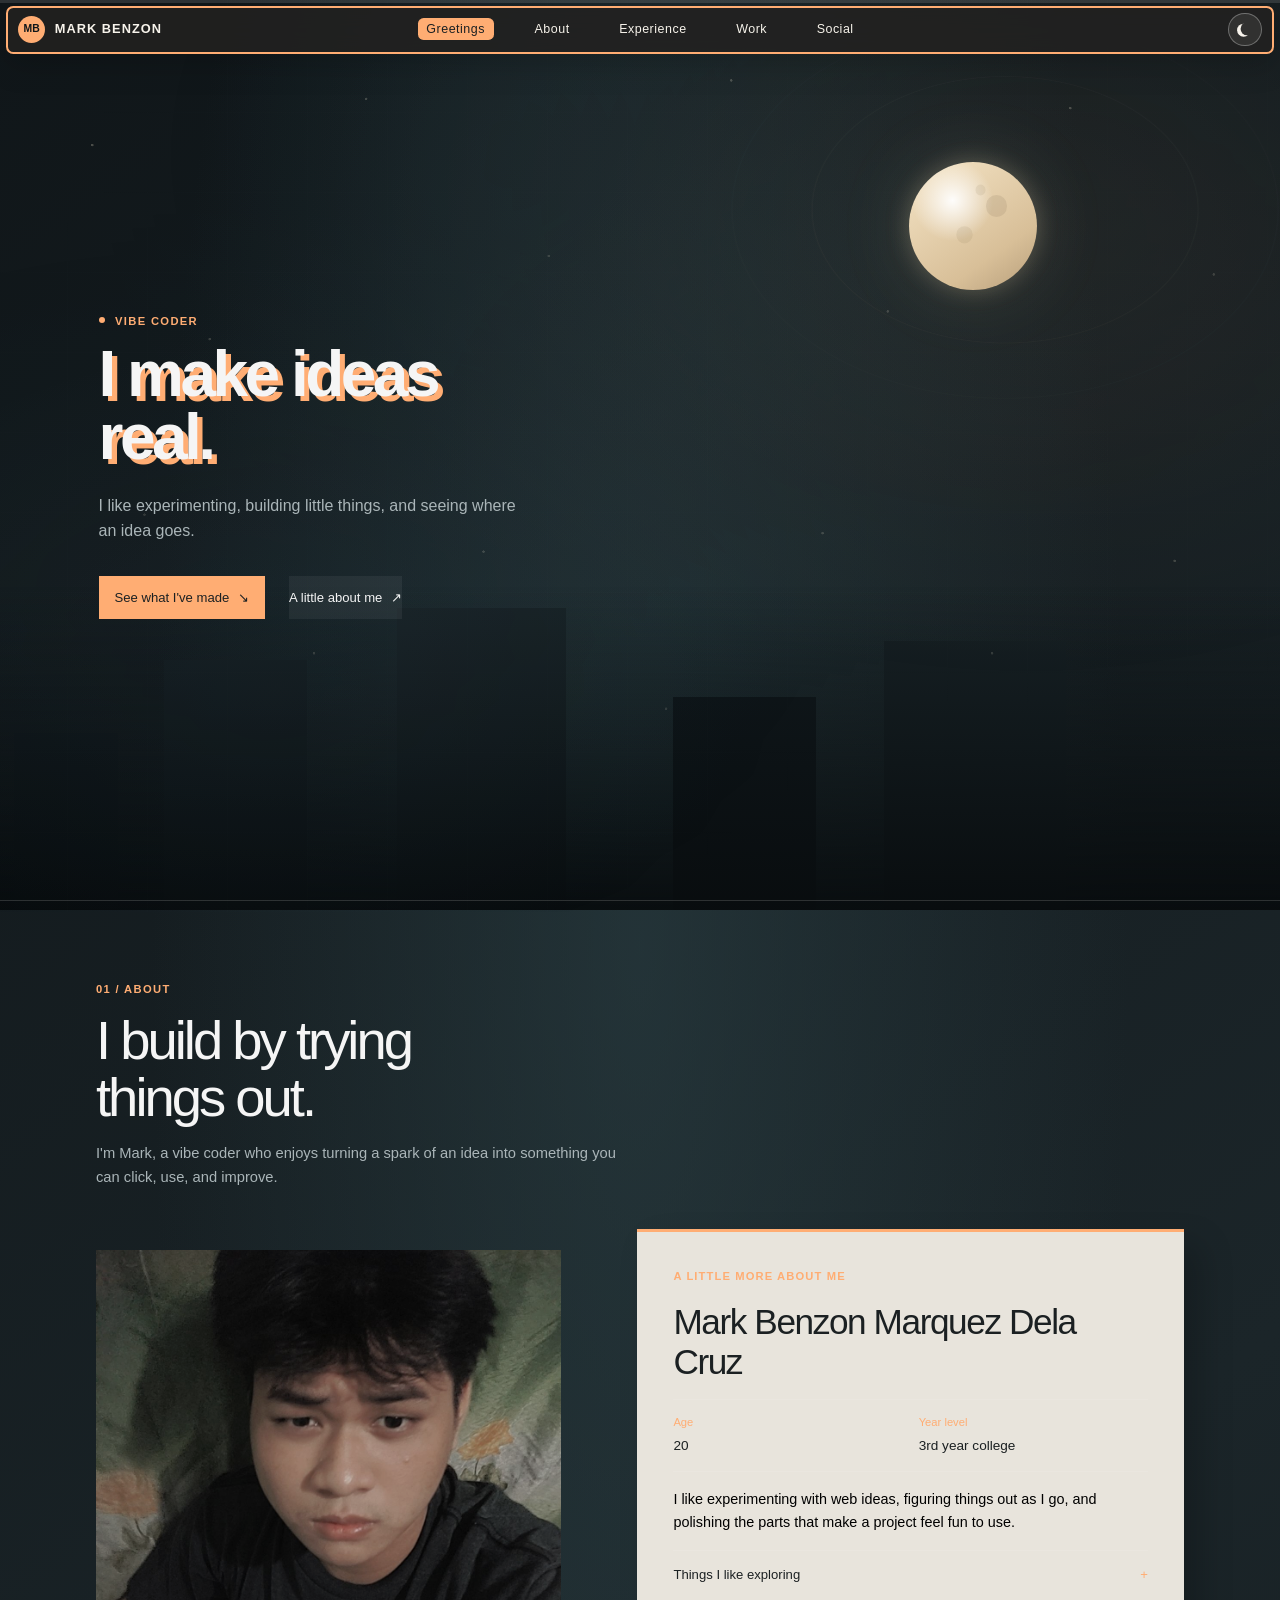
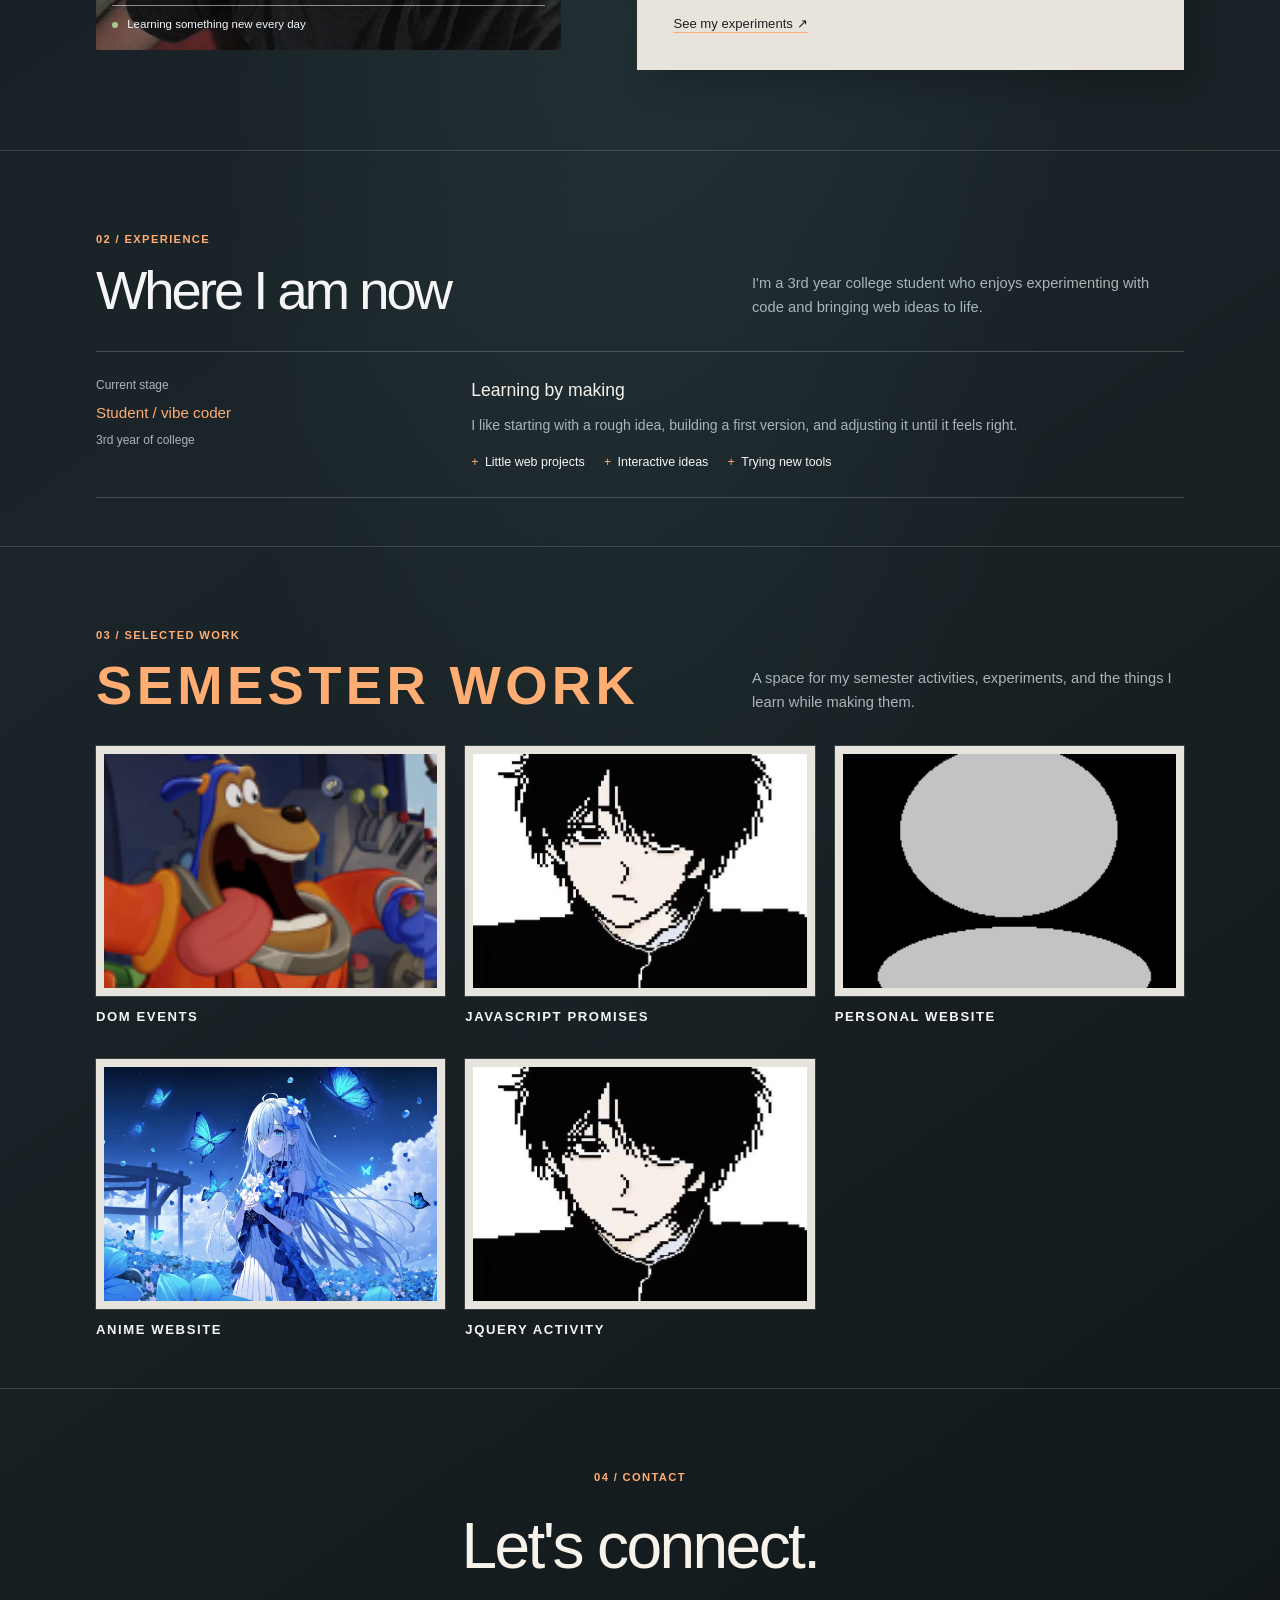
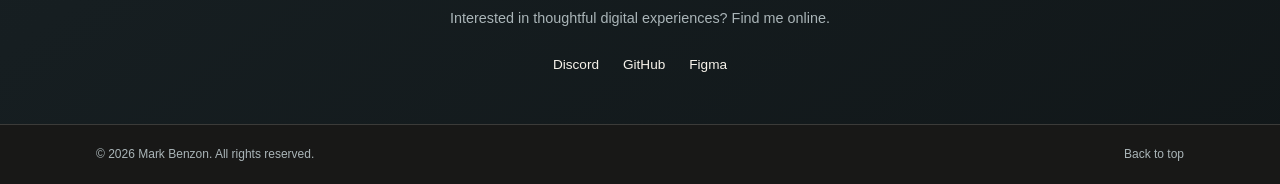
<file: index.html>
<!DOCTYPE html>
<html lang="en">
<head>
    <meta charset="UTF-8">
    <meta name="viewport" content="width=device-width, initial-scale=1.0">
    <link rel="stylesheet" href="style.css">
    <title>Mark Benzon - Portfolio</title>
</head>
<body>
    <div class="scroll-progress" role="progressbar" aria-label="Page scroll progress" aria-valuemin="0" aria-valuemax="100" aria-valuenow="0">
        <span></span>
    </div>
    <header class="navbar">
        <a class="nav-brand" href="#greetings" aria-label="Mark Benzon, home">
            <span class="brand-mark" aria-hidden="true">MB</span>
            <span>MARK BENZON</span>
        </a>
        <nav class="nav-links">
            <ul>
                <li><a href="#greetings">Greetings</a></li>
                <li><a href="#about">About</a></li>
                <li><a href="#experience">Experience</a></li>
                <li><a href="#projects">Work</a></li>
                <li><a href="#social">Social</a></li>
            </ul>
        </nav>
        <button class="moon-toggle" type="button" aria-label="Switch to day mode" aria-pressed="false" title="Switch to day mode">
            <span class="moon-icon" aria-hidden="true"></span>
        </button>
    </header>

    <main id="greetings" class="content">
        <div class="greeting-moon" aria-hidden="true">
            <span class="moon-crater"></span>
        </div>
        <div class="greeting-copy">
            <p class="greeting-kicker"><span></span> Vibe coder</p>
            <h1>I make ideas<br>real.</h1>
            <p class="greeting-description">I like experimenting, building little things, and seeing where an idea goes.</p>
            <div class="greeting-actions">
                <a class="greeting-action primary" href="#projects">See what I've made <span aria-hidden="true">↘</span></a>
                <a class="greeting-action secondary" href="#about">A little about me <span aria-hidden="true">↗</span></a>
            </div>
        </div>
    </main>

    <section id="about" class="content" aria-labelledby="about-title">
        <div class="about-intro">
            <p class="section-eyebrow">01 / About</p>
            <h2 id="about-title">I build by trying<br>things out.</h2>
            <p>I'm Mark, a vibe coder who enjoys turning a spark of an idea into something you can click, use, and improve.</p>
        </div>

        <article class="profile" aria-label="Mark's profile">
            <div class="profile-portrait">
                <img src="ahys.jpeg" alt="Portrait of Mark Benzon">
                <p class="portrait-caption"><span aria-hidden="true"></span> Learning something new every day</p>
            </div>
            <div class="profile-info">
                <p class="profile-kicker">A little more about me</p>
                <h3>Mark Benzon Marquez Dela Cruz</h3>
                <div class="profile-facts" aria-label="Quick facts">
                    <p><span>Age</span><strong>20</strong></p>
                    <p><span>Year level</span><strong>3rd year college</strong></p>
                </div>
                <p class="profile-bio">I like experimenting with web ideas, figuring things out as I go, and polishing the parts that make a project feel fun to use.</p>
                <details class="learning-details">
                    <summary>Things I like exploring <span aria-hidden="true">+</span></summary>
                    <ul>
                        <li>Small web ideas</li>
                        <li>Creative interactions</li>
                        <li>Trying new tools</li>
                    </ul>
                </details>
                <a class="about-link" href="#projects">See my experiments <span aria-hidden="true">↗</span></a>
            </div>
        </article>
    </section>

    <section id="experience" class="experience content" aria-labelledby="experience-title">
        <div class="section-heading">
            <div>
                <p class="section-eyebrow">02 / Experience</p>
                <h2 id="experience-title">Where I am now</h2>
            </div>
            <p>I'm a 3rd year college student who enjoys experimenting with code and bringing web ideas to life.</p>
        </div>
        <article class="experience-entry">
            <div class="experience-stage">
                <span>Current stage</span>
                <strong>Student / vibe coder</strong>
                <span>3rd year of college</span>
            </div>
            <div class="experience-focus">
                <h3>Learning by making</h3>
                <p>I like starting with a rough idea, building a first version, and adjusting it until it feels right.</p>
                <ul aria-label="Current areas of focus">
                    <li>Little web projects</li>
                    <li>Interactive ideas</li>
                    <li>Trying new tools</li>
                </ul>
            </div>
        </article>
    </section>

    <section id="projects" class="activity" aria-labelledby="activity-title">
        <div class="section-heading">
            <div>
                <p class="section-eyebrow">03 / Selected work</p>
                <h2 id="activity-title">Semester work</h2>
            </div>
            <p>A space for my semester activities, experiments, and the things I learn while making them.</p>
        </div>
        <div class="activity-grid">
            <a href="./Marquez_Finals_Act1/dom.html">
                <img src="./Marquez_Finals_Act1/cronoo.png" alt="Preview of my DOM events activity">
                <span>DOM Events</span>
            </a>
            <a href="./Marquez-Finals-Act2/index.html">
                <img src="placeholder.jpg" alt="Preview of my JavaScript promises activity">
                <span>JavaScript Promises</span>
            </a>
            <a href="./MarquezAct4/Home.html">
                <img src="./MarquezAct4/humans.png" alt="Preview of my personal website activity">
                <span>Personal Website</span>
            </a>
            <a href="./MarquezAct4F/Landing.html">
                <img src="./MarquezAct4F/baddiegirl.jpg" alt="Preview of my anime website activity">
                <span>Anime Website</span>
            </a>
            <a href="./MarquezFinalsAct3/index.html">
                <img src="placeholder.jpg" alt="Preview of my jQuery activity">
                <span>jQuery Activity</span>
            </a>
        </div>
    </section>

    <section id="social" class="social" aria-labelledby="social-title">
        <p class="section-eyebrow">04 / Contact</p>
        <h2 id="social-title">Let's connect.</h2>
        <p class="social-intro">Interested in thoughtful digital experiences? Find me online.</p>
        <ul>
            <li>
                <a href="https://discord.com/" target="_blank" rel="noopener">
                    Discord
                </a>
            </li>
            <li>
                <a href="https://github.com/your-username" target="_blank" rel="noopener">
                    GitHub
                </a>
            </li>
            <li>
                <a href="https://www.figma.com/@your-username" target="_blank" rel="noopener">
                    Figma
                </a>
            </li>
        </ul>
    </section>

    <footer class="site-footer">
        <p>&copy; 2026 Mark Benzon. All rights reserved.</p>
        <a href="#greetings">Back to top</a>
    </footer>
    <script src="script.js"></script>
</body>
</html>
</file>
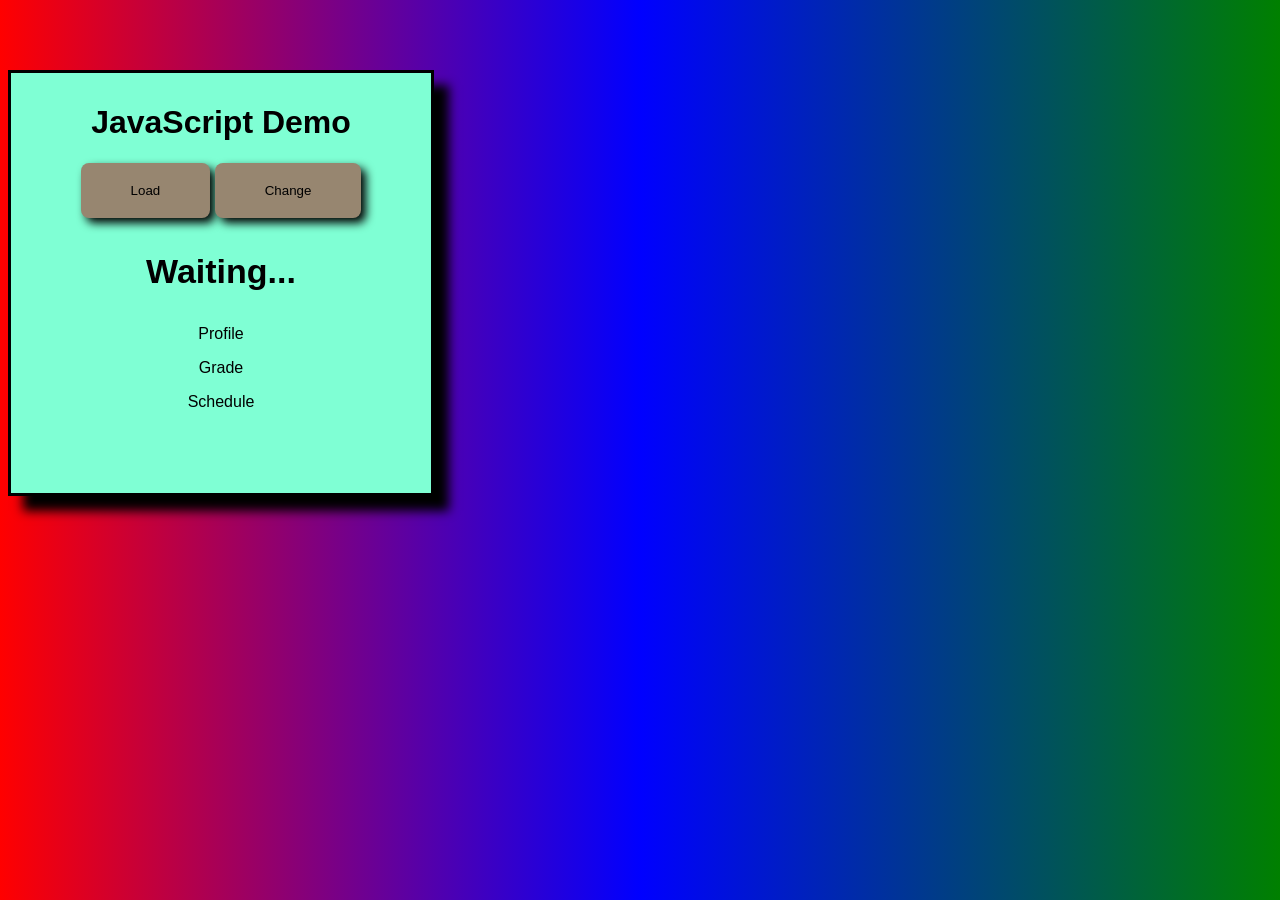
<file: Marquez-Finals-Act2/index.html>
<!DOCTYPE html>
<html lang="en">
<head>
    <meta charset="UTF-8">
    <meta name="viewport" content="width=device-width, initial-scale=1.0">
    <link rel="stylesheet" href="style.css">
    <title>Document</title>
</head>
<body>

    <div class="panel">  
    <h1> JavaScript Demo </h1>
    <button id="loadBtn"> Load </button>
    <button id="changeBtn"> Change </button>
    <p id="message"> Waiting... </p>
    <p id="profile"> Profile </p>
    <p id="grade"> Grade </p>
    <p id="schedule"> Schedule </p>
    </div>
    <script src="script.js"></script>
</body>
</html>
</file>
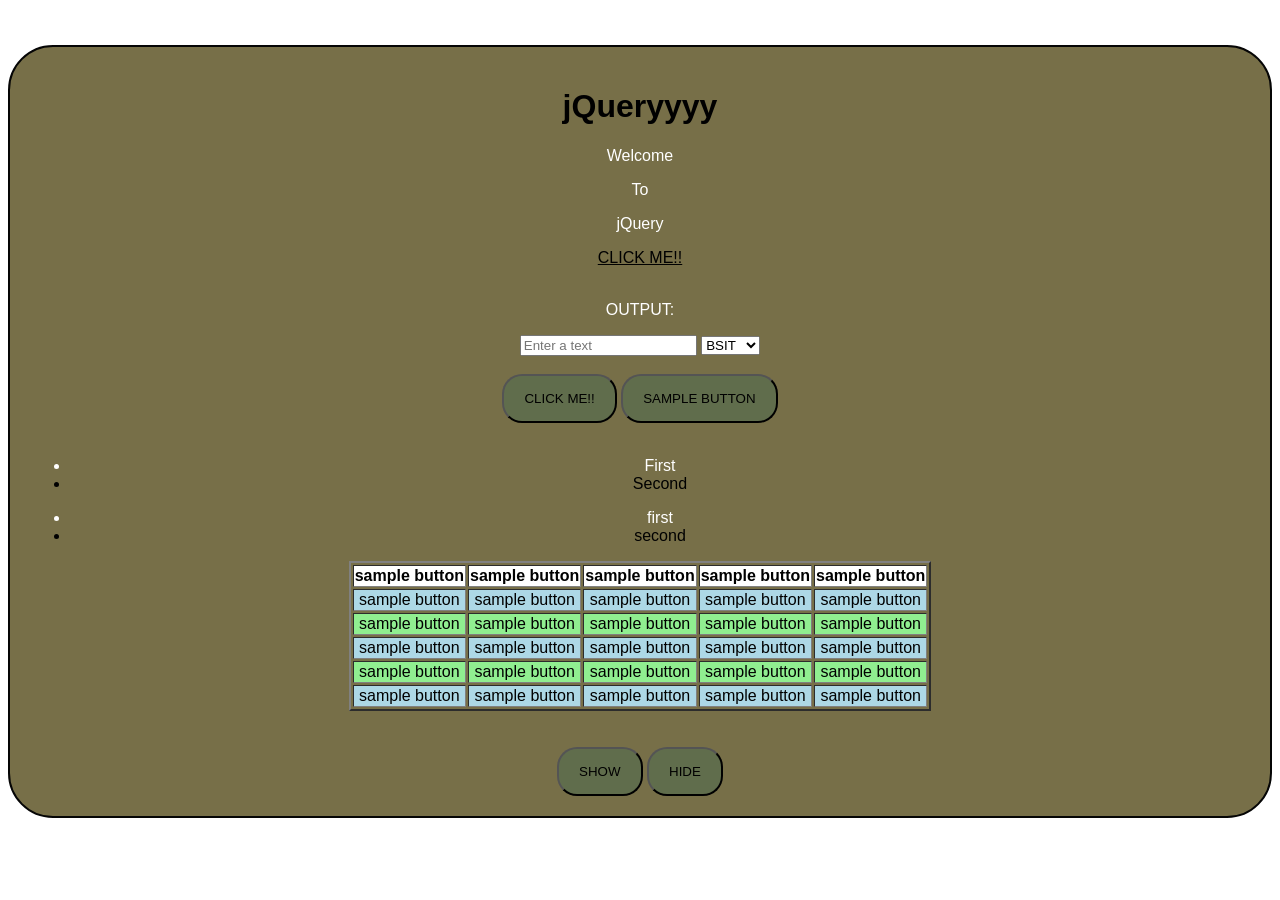
<file: MarquezFinalsAct3/index.html>
<!DOCTYPE html>
<html lang="en">
<head>
    <meta charset="UTF-8">
    <meta name="viewport" content="width=device-width, initial-scale=1.0">
    <link rel="stylesheet" href="style.css">
    <title>Document</title>
    <script src="https://code.jquery.com/jquery-3.7.1.min.js"></script>
</head>
<body>
    
    <div class="card">

        <h1 id="title"> Hello BSIT31B </h1>

        <p class="intro"> Welcome </p>
        <p id="an"> To </p>
        <p class="intro"> jQuery </p>
        <a href="a">CLICK ME!! </a>
        
        <br><br>
            <p id="message"> OUTPUT: </p>
            <input type="text" id="name" placeholder="Enter a text">
            <select name="course" id="course">
                <option value="BSIT">BSIT</option>
                <option value="BSCS">BSCS</option>
                <option value="BSIS">BSIS</option>
            </select>
        <br><br>
        <button id="btn"> CLICK ME!! </button>
        <button id="btn2"> SAMPLE BUTTON </button>
        <br><br>
        <ul>
            <li> First </li>
            <li> Second </li>
        </ul>

        <ul>
            <li> first </li>
            <li> second </li>
        </ul>

        <table border="2" id="tbl">
            <tr>
                <th>sample button</th>
                <th>sample button</th>
                <th>sample button</th>
                <th>sample button</th>
                <th>sample button</th>
            </tr>

            <tr>
                <td>sample button</td>
                <td>sample button</td>
                <td>sample button</td>
                <td>sample button</td>
                <td>sample button</td>
            </tr>

            <tr>
                <td>sample button</td>
                <td>sample button</td>
                <td>sample button</td>
                <td>sample button</td>
                <td>sample button</td>
            </tr>

            <tr>
                <td>sample button</td>
                <td>sample button</td>
                <td>sample button</td>
                <td>sample button</td>
                <td>sample button</td>
            </tr>

            <tr>
                <td>sample button</td>
                <td>sample button</td>
                <td>sample button</td>
                <td>sample button</td>
                <td>sample button</td>
            </tr>

            <tr>
                <td>sample button</td>
                <td>sample button</td>
                <td>sample button</td>
                <td>sample button</td>
                <td>sample button</td>
            </tr>
        </table>

        <br><br>
        
        <button class="btn3">SHOW</button>
        <button class="btn4">HIDE</button>

    </div>
    <script src="script.js"></script>
</body>
</html>
</file>
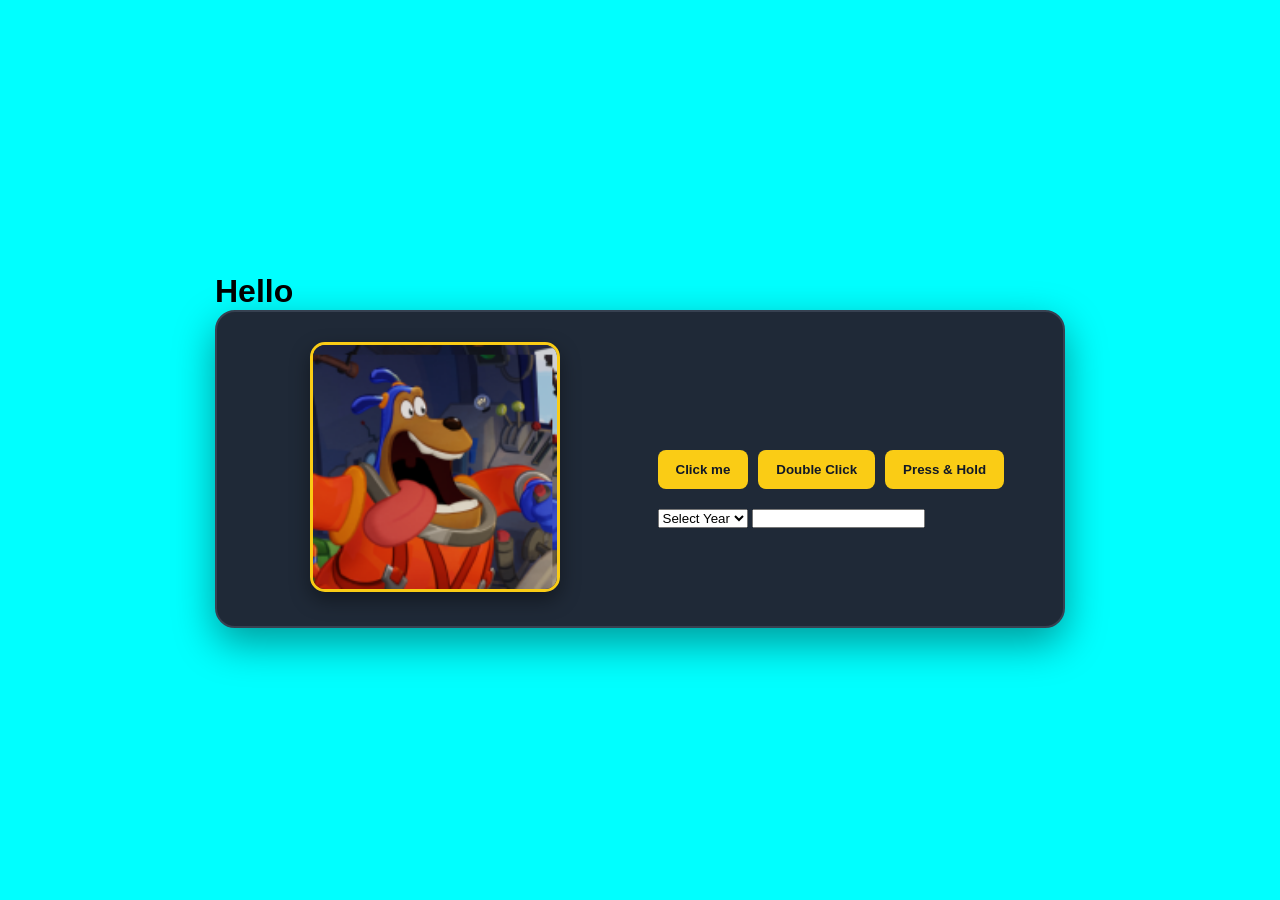
<file: Marquez_Finals_Act1/dom.html>
<!DOCTYPE html>
<html lang="en">
<head>
    <meta charset="UTF-8">
    <meta name="viewport" content="width=device-width, initial-scale=1.0">
    <title>Document</title>
    <link rel="stylesheet", href="style.css">
</head>
<body>
    <div class="content">
        <div class="Head">
            <h1 id="Output"> Hello </h1>

        </div>

        <div class="cad">
            <div class="imgsec">
                <img src="cronoo.png" id="Image1">
            </div>

            <div class="control">
                <div class="Respond">
                    <p id="Response"></p>
                </div>
                    <div class="button">
                        <button id="btn1"> Click me </button>
                        <button id="doubleClick"> Double Click </button>
                        <button id="presshold"> Press & Hold </button>
                    </div>
                <select id="Select">
                    <option>Select Year</option>
                    <option value="First">1st Year</option>
                    <option value="Second">2nd Year</option>
                    <option value="Third">3rd Year</option>
                    <option value="Fourth">4th Year</option>
                </select>
                <input type="text" id="input">
            </div>
        </div>
    </div>
</body>
    <script src="script.js"></script>
</html>
</file>
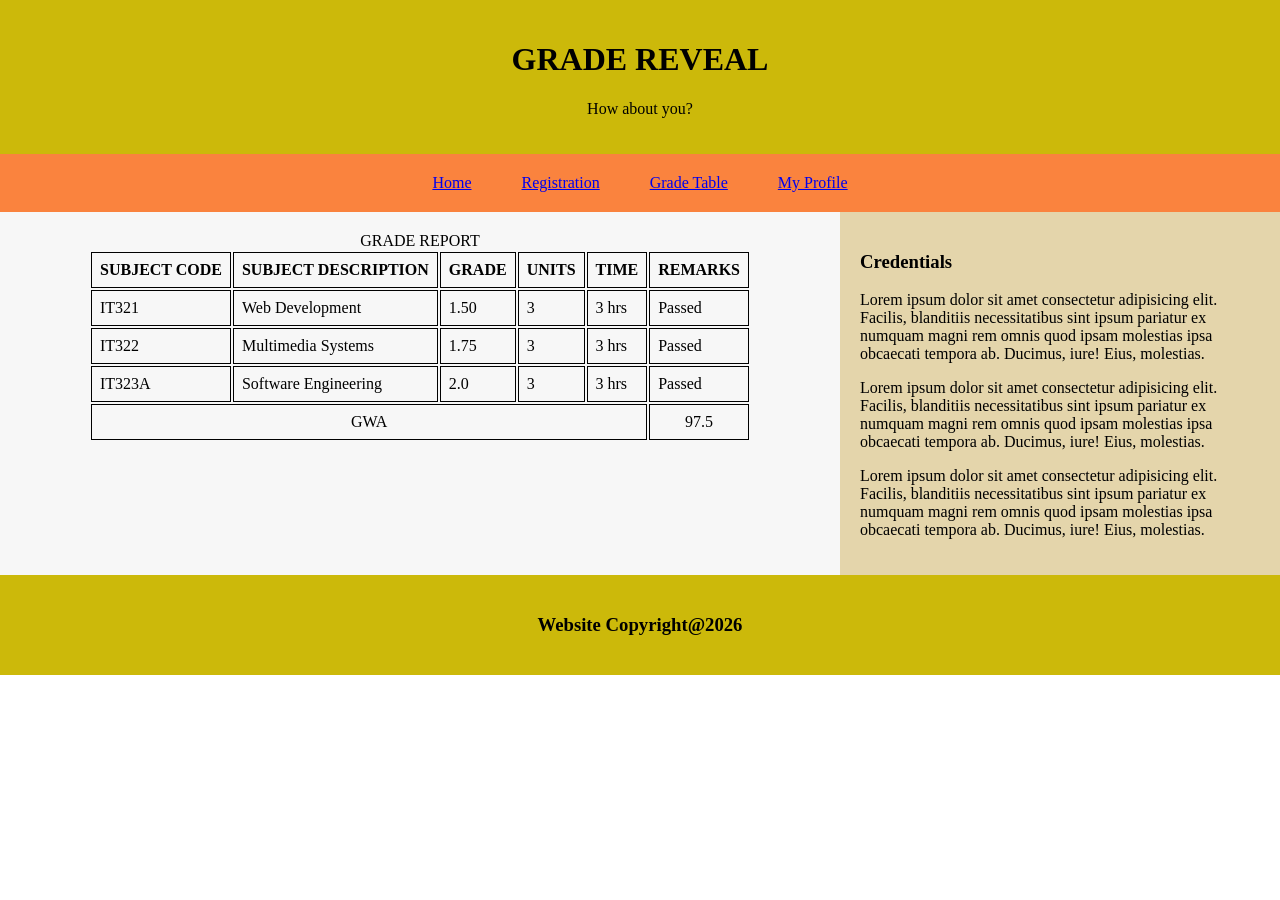
<file: MarquezAct4/Grade.html>
<!DOCTYPE html>
<html lang="en">
<link rel="stylesheet" href="Grade.css">
<head>
    <meta charset="UTF-8">
    <meta name="viewport" content="width=device-width, initial-scale=1.0">
    <title>Document</title>
</head>

<body>
    <Header>
        <h1> GRADE REVEAL </h1>
        <p> How about you? </p>
    </Header>

    <nav>
        <a href="Home.html" target="_self"> Home </a>
        <a href="Registration.html" target="_self"> Registration </a>
        <a href="Grade.html" target="_self"> Grade Table </a>
        <a href="Profile.html" target="_self"> My Profile </a>
    </nav>
    
        <div class="Gradee">
            <section>
                <div>
                <table align="center">
                <caption>GRADE REPORT</caption>

                <tr>
                    <th>SUBJECT CODE</th>
                    <th>SUBJECT DESCRIPTION</th>
                    <th>GRADE</th>
                    <th>UNITS</th>
                    <th>TIME</th>
                    <th>REMARKS</th>
                </tr>

                <tr>
                    <td>IT321</td>
                    <td>Web Development</td>
                    <td>1.50</td>
                    <td>3</td>
                    <td>3 hrs</td>
                    <td>Passed</td>
                </tr>

                <tr>
                    <td>IT322</td>
                    <td>Multimedia Systems</td>
                    <td>1.75</td>
                    <td>3</td>
                    <td>3 hrs</td>
                    <td>Passed</td>
                </tr>

                <tr>
                    <td>IT323A</td>
                    <td>Software Engineering</td>
                    <td>2.0</td>
                    <td>3</td>
                    <td>3 hrs</td>
                    <td>Passed</td>
                </tr>
                
                <tr class="Merge">
                    <td colspan="5"> GWA </td>  
                    <td> 97.5 </td>  
                </tr>
                </table>
             </div>
        </section>

        <aside>
            <h3> Credentials </h3>
            <p> Lorem ipsum dolor sit amet consectetur adipisicing elit. Facilis,
                blanditiis necessitatibus sint ipsum pariatur ex numquam magni rem
                omnis quod ipsam molestias ipsa obcaecati tempora ab. Ducimus, iure!
                Eius, molestias. </p>
            <p> Lorem ipsum dolor sit amet consectetur adipisicing elit. Facilis,
                blanditiis necessitatibus sint ipsum pariatur ex numquam magni rem omnis quod ipsam molestias ipsa
                obcaecati tempora ab. Ducimus, iure! Eius, molestias. </p>
            <p> Lorem ipsum dolor sit amet consectetur adipisicing elit. Facilis, blanditiis necessitatibus sint ipsum
                pariatur ex numquam magni rem omnis quod ipsam molestias ipsa obcaecati tempora ab. Ducimus, iure! Eius,
                molestias. </p>
        </aside>
    </div>

         <footer>
            <h3>
                Website Copyright@2026
            </h3>
        </footer>
</body>
</html>
</file>
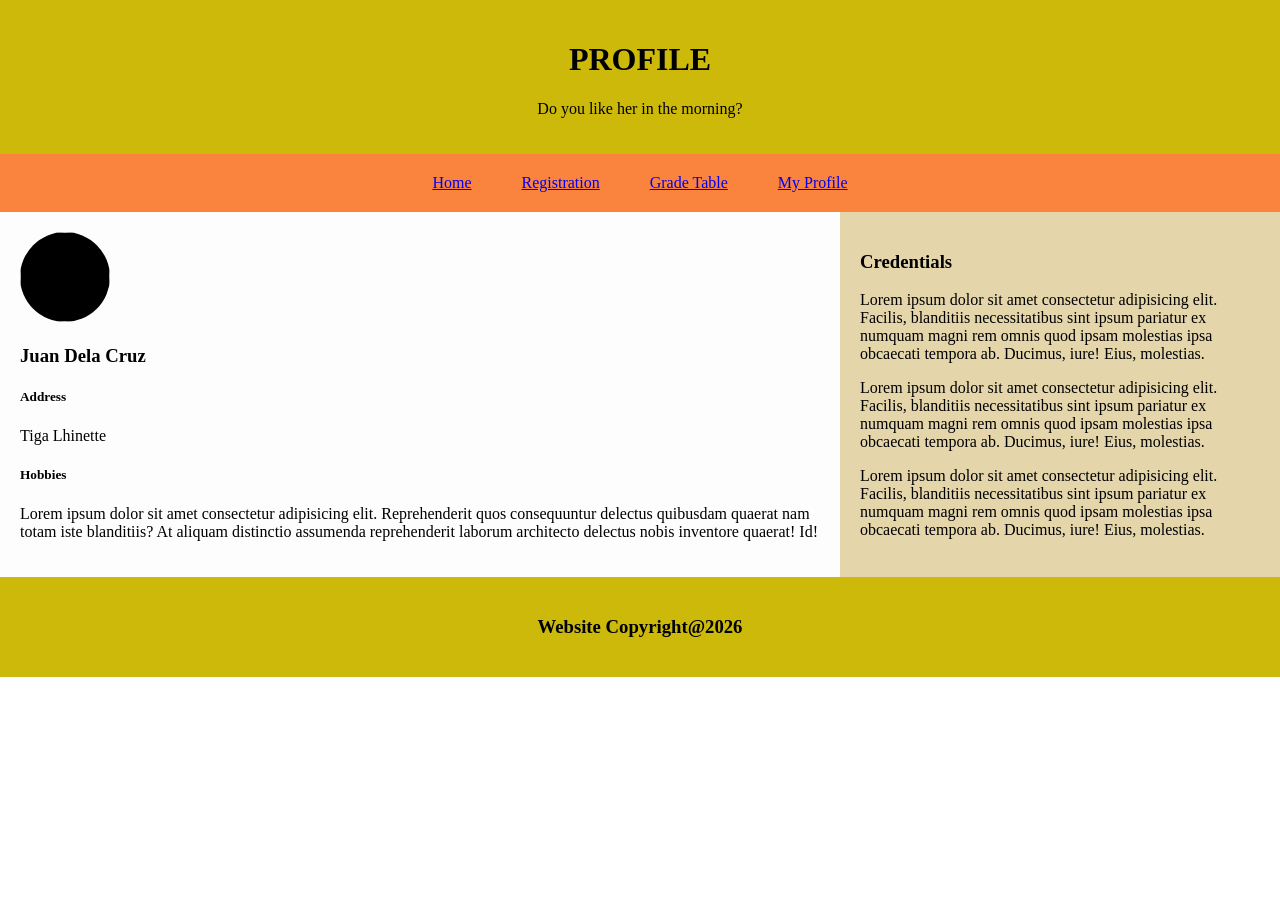
<file: MarquezAct4/Profile.html>
<!DOCTYPE html>
<html lang="en">
<link rel="stylesheet" href="Profile.css">
<head>
    <meta charset="UTF-8">
    <meta name="viewport" content="width=device-width, initial-scale=1.0">
    <title>Document</title>
</head>

<body style="margin: 0%;">
    <Header>
        <h1> PROFILE </h1>
        <p> Do you like her in the morning? </p>
    </Header>

     <nav>
        <a href="Home.html" target="_self"> Home </a>
        <a href="Registration.html" target="_self"> Registration </a>
        <a href="Grade.html" target="_self"> Grade Table </a>
        <a href="Profile.html" target="_self"> My Profile </a>
    </nav>

    <div class="display">
        <section >
            <img class="profile">
            <h3> Juan Dela Cruz</h3>
            <h5> Address </h5>
            <p> Tiga Lhinette </p>
            <h5> Hobbies </h5>
            <p> Lorem ipsum dolor sit amet consectetur adipisicing elit. 
                Reprehenderit quos consequuntur delectus quibusdam quaerat 
                nam totam iste blanditiis? At aliquam distinctio assumenda 
                reprehenderit laborum architecto delectus nobis inventore 
                quaerat! Id!</p>
        </section>

        <aside>
            <h3> Credentials </h3>
            <p> Lorem ipsum dolor sit amet consectetur adipisicing elit. Facilis,
                blanditiis necessitatibus sint ipsum pariatur ex numquam magni rem
                omnis quod ipsam molestias ipsa obcaecati tempora ab. Ducimus, iure!
                Eius, molestias. </p>
            <p> Lorem ipsum dolor sit amet consectetur adipisicing elit. Facilis,
                blanditiis necessitatibus sint ipsum pariatur ex numquam magni rem omnis quod ipsam molestias ipsa
                obcaecati tempora ab. Ducimus, iure! Eius, molestias. </p>
            <p> Lorem ipsum dolor sit amet consectetur adipisicing elit. Facilis, blanditiis necessitatibus sint ipsum
                pariatur ex numquam magni rem omnis quod ipsam molestias ipsa obcaecati tempora ab. Ducimus, iure! Eius,
                molestias. </p>
        </aside>
    </div>

        <footer>
            <h3>
                Website Copyright@2026
            </h3>
        </footer>
    
</body>
</html>
</file>
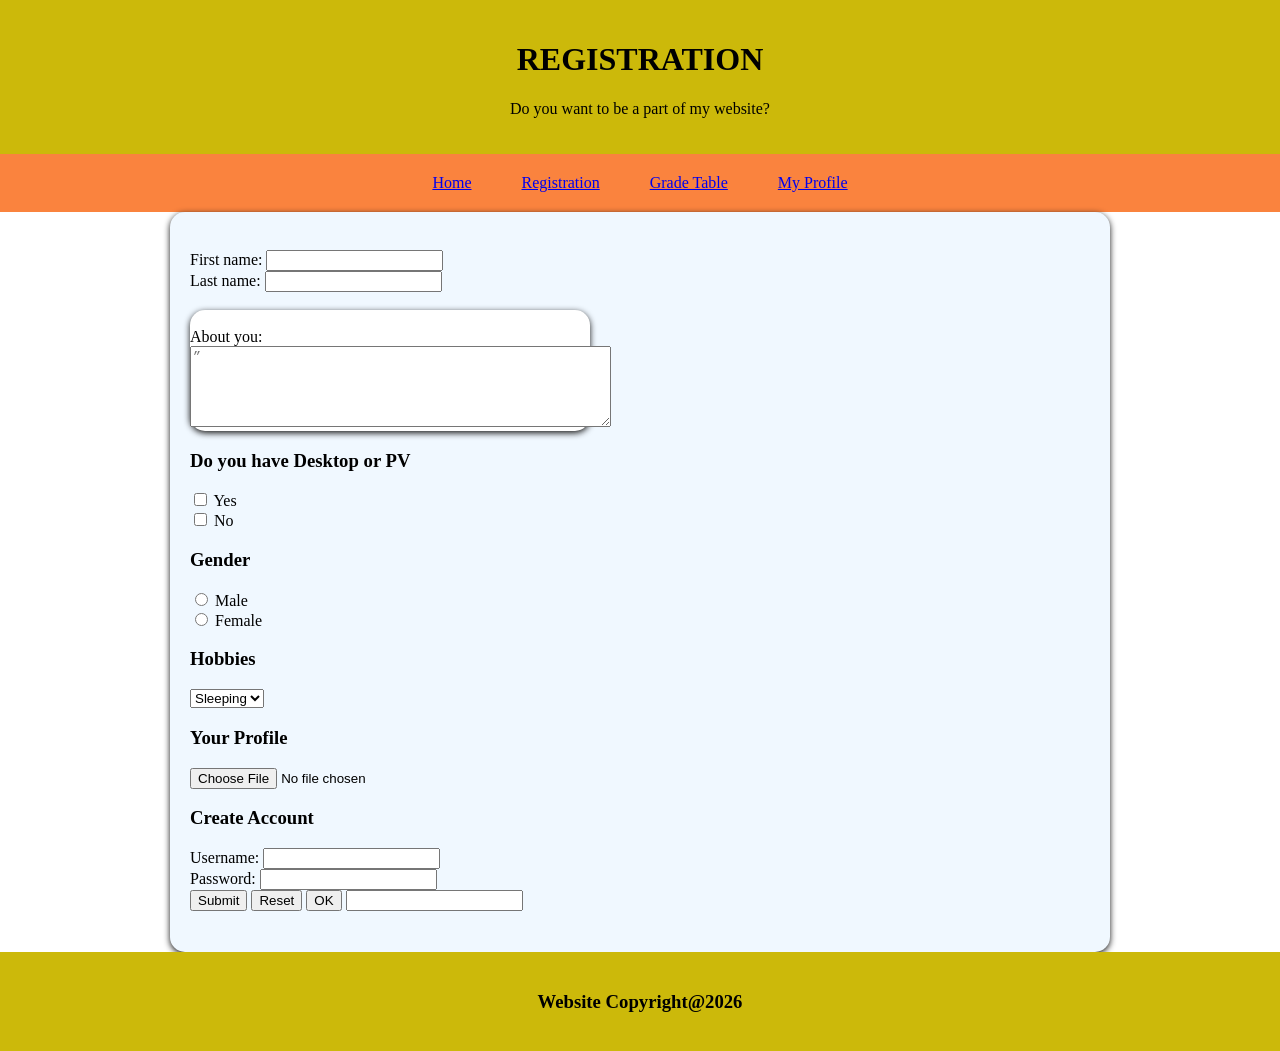
<file: MarquezAct4/Registration.html>
<!DOCTYPE html>
<html lang="en">
<link rel="stylesheet" href="registration.css"
<head>
    <meta charset="UTF-8">
    <meta name="viewport" content="width=device-width, initial-scale=1.0">
    <title>Document</title>
</head>

<body >
    <Header>
        <h1> REGISTRATION  </h1>
        <p> Do you want to be a part of my website? </p>
    </Header>

     <nav>
        <a href="Home.html" target="_self"> Home </a>
        <a href="Registration.html" target="_self"> Registration </a>
        <a href="Grade.html" target="_self"> Grade Table </a>
        <a href="Profile.html" target="_self"> My Profile </a>
    </nav>

    <div class="card">
    <br>
    <form >
        First name:  <input type="text" name="first_name" />
    <br>
        Last name:  <input type="text" name="last_name" />
    </form>
    
    <br>
    <div class="desc">
    <br>
    <form>
        About you: <br />
        <textarea rows="5" cols="50" name="description" placeholder=” Enter description here...”></textarea>
    </form>
    </div>

    <h3> Do you have Desktop or PV </h3>
    <form>
        <input type="checkbox" name="Yes" value="on"> Yes
    <br>
        <input type="checkbox" name="No" value="on"> No
    </form>

    <h3> Gender </h3>
    <form>
        <input type="radio" name="Gender" value="male"> Male
    <br>
        <input type="radio" name="Gender" value="female"> Female
    </form>

    <form>
        <h3> Hobbies </h3>
        <select name="dropdown">
            <option value="Coding" selected>Coding</option>
            <option value="Playing">Playing</option>
            <option value="Sleeping" selected>Sleeping</option>
            <option value="Hangout">Hangout</option>
        </select>
    </form>

    <form>
        <h3> Your Profile </h3>
        <input type="file" name="fileupload" accept="image/*" />
    </form>

    <form >
        <h3> Create Account </h3>
        Username:  <input type="text" name="user_id" />
    <br>
        Password:  <input type="password" name="password" />
    </form>

    <form>
        <input type="submit" name="submit" value="Submit" />
        <input type="reset" name="reset"  value="Reset" />
        <input type="button" name="ok" value="OK"  />
        <input 
    </form>
    </div>
    <footer>
        <h3>
            Website Copyright@2026
        </h3>
    </footer>

</body>
</html>
</file>
<file: style.css>
:root {
	--background: #151515;
	--surface: #1d1d1d;
	--ink: #f2f0eb;
	--muted: #aaa69f;
	--line: rgba(242, 240, 235, .16);
	--accent: #d8a77e;
	--content-width: 68rem;
}

* {
	box-sizing: border-box;
}

html {
	scroll-behavior: smooth;
	scroll-padding-top: 6rem;
}

body {
	min-width: 320px;
	margin: 0;
	color: var(--ink);
	background: var(--background);
	font-family: Arial, Helvetica, sans-serif;
	line-height: 1.6;
	-webkit-font-smoothing: antialiased;
}

a {
	color: inherit;
}

.navbar {
	position: sticky;
	z-index: 10;
	top: 0;
	display: flex;
	min-height: 4.5rem;
	align-items: center;
	justify-content: space-between;
	gap: 1.5rem;
	padding: .75rem max(1.5rem, calc((100vw - var(--content-width)) / 2));
	border-bottom: 1px solid var(--line);
	background: var(--background);
}

.nav-brand {
	display: inline-flex;
	align-items: center;
	gap: .6rem;
	font-size: .8rem;
	font-weight: 700;
	letter-spacing: .08em;
	text-decoration: none;
	white-space: nowrap;
}

.brand-mark {
	display: grid;
	width: 1.7rem;
	aspect-ratio: 1;
	place-items: center;
	color: var(--background);
	border-radius: 50%;
	background: var(--accent);
	font-size: .65rem;
	letter-spacing: 0;
}

.nav-links ul {
	display: flex;
	flex-wrap: wrap;
	justify-content: center;
	gap: .25rem 1.25rem;
	margin: 0;
	padding: 0;
	list-style: none;
	font-size: .78rem;
}

.nav-links a {
	color: var(--muted);
	text-decoration: none;
	transition: color .2s ease;
}

.nav-links a:hover,
.nav-links a:focus-visible,
.nav-links a.active {
	color: var(--ink);
}

.moon-toggle {
	display: grid;
	width: 2rem;
	aspect-ratio: 1;
	flex: 0 0 auto;
	place-items: center;
	padding: 0;
	color: var(--ink);
	border: 1px solid var(--line);
	border-radius: 50%;
	background: transparent;
	cursor: pointer;
}

.moon-toggle:hover,
.moon-toggle:focus-visible {
	border-color: var(--accent);
	outline: none;
}

.moon-icon {
	width: .8rem;
	aspect-ratio: 1;
	border-radius: 50%;
	box-shadow: -.22rem .08rem 0 0 currentColor;
	transform: translate(.1rem, -.04rem);
}

.content,
.activity,
.social {
	padding: 6rem max(1.5rem, calc((100vw - var(--content-width)) / 2));
	scroll-margin-top: 4.5rem;
}

#greetings {
	display: flex;
	min-height: min(42rem, calc(100svh - 4.5rem));
	align-items: center;
}

.greeting-copy {
	width: min(100%, 42rem);
	padding-block: 4rem;
}

.greeting-kicker,
.section-eyebrow {
	margin: 0 0 .8rem;
	color: var(--accent);
	font-size: .7rem;
	font-weight: 700;
	letter-spacing: .12em;
	text-transform: uppercase;
}

.greeting-kicker span {
	display: inline-block;
	width: .4rem;
	aspect-ratio: 1;
	margin-right: .35rem;
	border-radius: 50%;
	background: currentColor;
	vertical-align: .08rem;
}

.greeting-copy h1 {
	max-width: 10ch;
	margin: 0;
	font-size: clamp(3.6rem, 9vw, 7.5rem);
	font-weight: 600;
	letter-spacing: -.075em;
	line-height: .95;
}

.greeting-description {
	max-width: 27rem;
	margin: 1.5rem 0 0;
	color: var(--muted);
	font-size: 1rem;
}

.greeting-actions {
	display: flex;
	flex-wrap: wrap;
	gap: .7rem 1.5rem;
	margin-top: 2rem;
}

.greeting-action {
	display: inline-flex;
	align-items: center;
	gap: .55rem;
	font-size: .82rem;
	text-decoration: none;
}

.greeting-action.primary {
	padding: .7rem 1rem;
	color: var(--background);
	background: var(--accent);
}

.greeting-action.secondary {
	padding-block: .7rem;
	color: var(--muted);
}

.greeting-action:hover,
.greeting-action:focus-visible,
.about-link:hover,
.about-link:focus-visible {
	text-decoration: underline;
	text-underline-offset: .25rem;
}

#about {
	display: grid;
	gap: 2.5rem;
	padding-top: 5rem;
	padding-bottom: 5rem;
	border-top: 1px solid var(--line);
}

.about-intro,
.profile,
.section-heading,
.experience-entry,
.activity-grid {
	width: min(100%, var(--content-width));
	margin-inline: auto;
}

.about-intro h2,
.section-heading h2 {
	margin: 0;
	font-size: clamp(2rem, 5vw, 3.4rem);
	font-weight: 500;
	letter-spacing: -.055em;
	line-height: 1.05;
}

.about-intro > p:last-child,
.section-heading > p {
	max-width: 34rem;
	margin: 1rem 0 0;
	color: var(--muted);
	font-size: .92rem;
}

.profile {
	display: grid;
	grid-template-columns: minmax(0, .85fr) minmax(0, 1fr);
	gap: clamp(2rem, 6vw, 5rem);
	align-items: center;
}

.profile-portrait {
	position: relative;
	min-height: 28rem;
	overflow: hidden;
	background: var(--surface);
}

.profile-portrait img {
	position: absolute;
	inset: 0;
	width: 100%;
	height: 100%;
	object-fit: cover;
	object-position: center 40%;
}

.portrait-caption {
	position: absolute;
	right: 1rem;
	bottom: 1rem;
	left: 1rem;
	margin: 0;
	padding-top: .6rem;
	color: #f5f9fb;;
	border-top: 1px solid rgba(255, 255, 255, .5);
	font-size: .72rem;
}

.portrait-caption span {
	display: inline-block;
	width: .4rem;
	aspect-ratio: 1;
	margin-right: .35rem;
	border-radius: 50%;
	background: #a8c88c;
}

.profile-info {
	display: flex;
	flex-direction: column;
	gap: 1rem;
}

.profile-kicker {
	margin: 0;
	color: var(--accent);
	font-size: .7rem;
	font-weight: 700;
	letter-spacing: .1em;
	text-transform: uppercase;
}

.profile-info h3 {
	margin: 0;
	font-size: clamp(1.5rem, 3vw, 2.2rem);
	font-weight: 500;
	letter-spacing: -.04em;
	line-height: 1.15;
}

.profile-facts {
	display: grid;
	grid-template-columns: repeat(2, minmax(0, 1fr));
	gap: 1rem;
	padding-block: .9rem;
	border-top: 1px solid var(--line);
	border-bottom: 1px solid var(--line);
}

.profile-facts p {
	display: grid;
	gap: .15rem;
	margin: 0;
}

.profile-facts span {
	color: var(--accent);
	font-size: .7rem;
}

.profile-facts strong {
	font-size: .85rem;
	font-weight: 500;
}

.profile-bio {
	margin: 0;
	color: black;
	font-size: .9rem;
}

.learning-details {
	border-top: 1px solid var(--line);
}

.learning-details summary {
	display: flex;
	justify-content: space-between;
	gap: 1rem;
	padding: .8rem 0;
	font-size: .82rem;
	cursor: pointer;
	list-style: none;
}

.learning-details summary::-webkit-details-marker {
	display: none;
}

.learning-details summary span {
	color: var(--accent);
}

.learning-details ul {
	display: flex;
	flex-wrap: wrap;
	gap: .4rem 1rem;
	margin: 0 0 .8rem;
	padding: 0;
	color: var(--muted);
	font-size: .78rem;
	list-style: none;
}

.about-link {
	align-self: flex-start;
	font-size: .82rem;
	text-decoration-color: var(--accent);
	text-underline-offset: .25rem;
}

.experience {
	display: grid;
	gap: 2rem;
	padding-top: 5rem;
	padding-bottom: 5rem;
	border-top: 1px solid var(--line);
}

.section-heading {
	display: flex;
	align-items: end;
	justify-content: space-between;
	gap: 2rem;
}

.section-heading > p {
	max-width: 27rem;
	margin: 0;
}

.experience-entry {
	display: grid;
	grid-template-columns: minmax(12rem, .65fr) minmax(0, 1.35fr);
	gap: 2rem;
	padding-block: 1.5rem;
	border-top: 1px solid var(--line);
	border-bottom: 1px solid var(--line);
}

.experience-stage {
	display: grid;
	align-content: start;
	gap: .35rem;
}

.experience-stage span {
	color: var(--muted);
	font-size: .75rem;
}

.experience-stage strong {
	color: var(--accent);
	font-size: .95rem;
	font-weight: 500;
}

.experience-focus h3 {
	margin: 0;
	font-size: 1.1rem;
	font-weight: 500;
}

.experience-focus p {
	max-width: 40rem;
	margin: .6rem 0 1rem;
	color: var(--muted);
	font-size: .88rem;
}

.experience-focus ul {
	display: flex;
	flex-wrap: wrap;
	gap: .5rem 1.2rem;
	margin: 0;
	padding: 0;
	color: var(--muted);
	font-size: .78rem;
	list-style: none;
}

.activity {
	padding-top: 5rem;
	padding-bottom: 5rem;
	border-top: 1px solid var(--line);
}

.activity .section-heading {
	margin-bottom: 2rem;
}

.activity-grid {
	display: grid;
	grid-template-columns: repeat(3, minmax(0, 1fr));
	gap: 2rem 1.25rem;
}

.activity-grid a {
	position: relative;
	display: grid;
	gap: .65rem;
	text-decoration: none;
	transition: transform .28s ease, filter .28s ease;
}

.activity-grid img {
	display: block;
	width: 100%;
	aspect-ratio: 1.4;
	object-fit: cover;
	background: var(--surface);
	filter: saturate(.75);
	box-shadow: 0 0 0 1px var(--line);
	transform: scale(1);
	transition: filter .35s ease, transform .45s cubic-bezier(.2, .7, .2, 1), box-shadow .35s ease;
}

.activity-grid span {
	position: relative;
	width: fit-content;
	font-size: .82rem;
	transition: color .25s ease;
}

.activity-grid span::after {
	position: absolute;
	right: 0;
	bottom: -.15rem;
	left: 0;
	height: 1px;
	background: var(--accent);
	content: "";
	transform: scaleX(0);
	transform-origin: left;
	transition: transform .25s ease;
}

.activity-grid a:hover,
.activity-grid a:focus-visible,
.activity-grid a.reveal.is-visible:hover,
.activity-grid a.reveal.is-visible:focus-visible {
	z-index: 2;
	filter: drop-shadow(0 .8rem 1rem rgba(0, 0, 0, .22));
	transform: translateY(-.35rem);
	outline: none;
}

.activity-grid a:hover img,
.activity-grid a:focus-visible img {
	filter: saturate(1.05) brightness(1.04);
	box-shadow: 0 0 0 1px var(--accent), 0 0 1.5rem rgba(255, 173, 115, .16);
	transform: scale(1.025);
}

.activity-grid a:hover span,
.activity-grid a:focus-visible span {
	color: var(--accent);
}

.activity-grid a:hover span::after,
.activity-grid a:focus-visible span::after {
	transform: scaleX(1);
}

.social {
	display: grid;
	justify-items: center;
	padding-top: 5rem;
	padding-bottom: 5rem;
	border-top: 1px solid var(--line);
	text-align: center;
}

.social .section-eyebrow {
	margin-bottom: .5rem;
}

.social h2 {
	margin: 0;
	font-size: clamp(2.2rem, 6vw, 4rem);
	font-weight: 500;
	letter-spacing: -.06em;
}

.social-intro {
	margin: .6rem 0 0;
	color: var(--muted);
	font-size: .9rem;
}

.social ul {
	display: flex;
	flex-wrap: wrap;
	justify-content: center;
	gap: .75rem 1.5rem;
	margin: 1.5rem 0 0;
	padding: 0;
	list-style: none;
	font-size: .85rem;
}

.social a,
.site-footer a {
	text-decoration: none;
}

.social a:hover,
.social a:focus-visible,
.site-footer a:hover,
.site-footer a:focus-visible {
	color: var(--accent);
}

.site-footer {
	display: flex;
	justify-content: space-between;
	gap: 1rem;
	padding: 1.25rem max(1.5rem, calc((100vw - var(--content-width)) / 2));
	color: var(--muted);
	border-top: 1px solid var(--line);
	font-size: .75rem;
}

.site-footer p {
	margin: 0;
}

body.day-mode {
	--background: #f7f6f2;
	--surface: #eeece6;
	--ink: #20201e;
	--muted: #6e6c66;
	--line: rgba(32, 32, 30, .16);
	--accent: #a66a3f;
	color-scheme: light;
}

body.day-mode .brand-mark,
body.day-mode .greeting-action.primary {
	color: #fff;
}

@media (max-width: 760px) {
	.navbar {
		flex-wrap: wrap;
		gap: .5rem 1rem;
		padding-inline: 1.25rem;
	}

	.nav-links {
		order: 3;
		width: 100%;
		padding-bottom: .25rem;
	}

	.nav-links ul {
		justify-content: space-between;
		gap: .4rem;
		font-size: .72rem;
	}

	.moon-toggle {
		margin-left: auto;
	}

	.content,
	.activity,
	.social {
		padding-right: 1.25rem;
		padding-left: 1.25rem;
	}

	.section-heading {
		display: grid;
		gap: .75rem;
	}

	.profile {
		grid-template-columns: 1fr;
		gap: 1.5rem;
		max-width: 34rem;
	}

	.profile-portrait {
		min-height: min(90vw, 26rem);
	}

	.experience-entry {
		grid-template-columns: 1fr;
		gap: 1.25rem;
	}

	.activity-grid {
		grid-template-columns: repeat(2, minmax(0, 1fr));
		gap: 1.5rem .9rem;
	}

	.site-footer {
		padding-inline: 1.25rem;
	}
}

@media (max-width: 420px) {
	.nav-links ul {
		font-size: .66rem;
	}

	.site-footer {
		flex-direction: column;
	}
}

@media (prefers-reduced-motion: reduce) {
	html {
		scroll-behavior: auto;
	}
}

:root {
	--background: #101619;
	--paper: #e8e4dc;
	--ink: #1b2022;
	--accent: #ffad73;
	--muted: #aab5b8;
}

html {
	scroll-padding-top: 0;
	scroll-snap-type: y proximity;
}

body {
	position: relative;
	isolation: isolate;
	color: #f7f3eb;
	background:
		radial-gradient(ellipse at 50% 28%, rgba(45, 67, 72, .55), transparent 54%),
		linear-gradient(145deg, #101619 0%, #1b2529 52%, #111719 100%);
	font-family: 'DM Sans', Arial, sans-serif;
}

body::after {
	position: fixed;
	z-index: 0;
	inset: -12px;
	background:
		radial-gradient(240px circle at var(--cursor-x, -300px) var(--cursor-y, -300px), rgba(255, 173, 115, .16), transparent 75%),
		radial-gradient(ellipse at 80% 22%, rgba(250, 222, 178, .1), transparent 48%),
		radial-gradient(ellipse at 78% 24%, transparent 0 12rem, rgba(255, 225, 190, .09) 12.05rem, transparent 12.15rem),
		radial-gradient(ellipse at 78% 24%, transparent 0 17rem, rgba(177, 204, 211, .055) 17.05rem, transparent 17.15rem),
		radial-gradient(ellipse at 80% 27%, rgba(255, 173, 115, .09), transparent 30%),
		radial-gradient(ellipse at 22% 76%, rgba(93, 130, 155, .1), transparent 35%),
		repeating-linear-gradient(0deg, transparent 0 79px, rgba(224, 236, 235, .025) 80px),
		repeating-linear-gradient(90deg, transparent 0 79px, rgba(224, 236, 235, .025) 80px),
		radial-gradient(circle at 8% 17%, rgba(255, 244, 220, .8) 0 1px, transparent 1.5px),
		radial-gradient(circle at 17% 38%, rgba(255, 244, 220, .55) 0 1px, transparent 1.5px),
		radial-gradient(circle at 29% 12%, rgba(255, 244, 220, .65) 0 1px, transparent 1.5px),
		radial-gradient(circle at 43% 29%, rgba(255, 244, 220, .5) 0 1px, transparent 1.5px),
		radial-gradient(circle at 57% 10%, rgba(255, 244, 220, .75) 0 1px, transparent 1.5px),
		radial-gradient(circle at 69% 35%, rgba(255, 244, 220, .6) 0 1px, transparent 1.5px),
		radial-gradient(circle at 83% 13%, rgba(255, 244, 220, .8) 0 1px, transparent 1.5px),
		radial-gradient(circle at 94% 31%, rgba(255, 244, 220, .55) 0 1px, transparent 1.5px),
		radial-gradient(circle at 12% 57%, rgba(255, 244, 220, .45) 0 1px, transparent 1.5px),
		radial-gradient(circle at 25% 72%, rgba(255, 244, 220, .5) 0 1px, transparent 1.5px),
		radial-gradient(circle at 38% 61%, rgba(255, 244, 220, .55) 0 1px, transparent 1.5px),
		radial-gradient(circle at 52% 78%, rgba(255, 244, 220, .4) 0 1px, transparent 1.5px),
		radial-gradient(circle at 64% 59%, rgba(255, 244, 220, .55) 0 1px, transparent 1.5px),
		radial-gradient(circle at 77% 72%, rgba(255, 244, 220, .45) 0 1px, transparent 1.5px),
		radial-gradient(circle at 91% 62%, rgba(255, 244, 220, .6) 0 1px, transparent 1.5px),
		radial-gradient(ellipse at 18% 65%, rgba(56, 104, 119, .12), transparent 45%),
		radial-gradient(ellipse at 78% 46%, rgba(168, 111, 88, .08), transparent 42%),
		radial-gradient(ellipse at 40% 18%, rgba(85, 125, 146, .07), transparent 38%);
	content: "";
	opacity: .3;
	transition: opacity .35s ease;
	pointer-events: none;
}

body.cursor-active::after {
	opacity: .72;
}

body::before {
	position: fixed;
	z-index: 0;
	inset: auto -10px -10px;
	display: block;
	height: calc(38vh + 26px);
	content: "";
	background:
		linear-gradient(to top, rgba(8, 12, 14, .96), transparent 88%) bottom / 100% 100% no-repeat,
		linear-gradient(#11191d, #11191d) 2% bottom / 8% 48% no-repeat,
		linear-gradient(#151e22, #151e22) 15% bottom / 11% 68% no-repeat,
		linear-gradient(#182226, #182226) 36% bottom / 13% 82% no-repeat,
		linear-gradient(#11191d, #11191d) 59% bottom / 11% 58% no-repeat,
		linear-gradient(#172125, #172125) 80% bottom / 14% 73% no-repeat;
	pointer-events: none;
}

body > * {
	position: relative;
	z-index: 1;
}

.scroll-progress {
	position: fixed;
	z-index: 20;
	top: 0;
	left: 0;
	width: 100%;
	height: 3px;
	background: rgba(255, 255, 255, .12);
	pointer-events: none;
}

.scroll-progress span {
	display: block;
	width: 100%;
	height: 100%;
	background: var(--accent);
	transform: scaleX(0);
	transform-origin: left center;
}

.click-ripple {
	position: fixed;
	z-index: 21;
	width: 1.5rem;
	aspect-ratio: 1;
	border: 2px solid var(--accent);
	border-radius: 50%;
	box-shadow: 0 0 .9rem rgba(255, 173, 115, .55);
	transform: translate(-50%, -50%) scale(.2);
	animation: click-ripple .65s cubic-bezier(.2, .7, .2, 1) forwards;
	pointer-events: none;
}

@keyframes click-ripple {
	0% { opacity: .9; }
	100% { opacity: 0; transform: translate(-50%, -50%) scale(4); }
}

.reveal {
	opacity: 0;
	transform: translateY(14px);
	transition: opacity .45s ease, transform .45s ease;
}

.reveal.is-visible {
	opacity: 1;
	transform: translateY(0);
}

.navbar {
	position: fixed;
	top: .35rem;
	left: .35rem;
	display: grid;
	grid-template-columns: 1fr auto 1fr;
	width: calc(100% - .7rem);
	min-height: 0;
	padding: .2rem .65rem;
	border: 2px solid var(--accent);
	border-radius: .45rem;
	box-shadow: 0 .6rem 2rem rgba(0, 0, 0, .18);
	background: rgba(35, 34, 32, .85);
	backdrop-filter: blur(12px);
}

.nav-brand {
	justify-self: start;
	color: #f7f3eb;
}

.nav-links {
	grid-column: 2;
}

.nav-links ul {
	justify-content: flex-end;
	gap: 2rem;
	padding: .55rem 7rem;
	font-weight: 500;
	letter-spacing: .04em;
}

.nav-links a {
	padding: .25rem .55rem;
	color: #f7f3eb;
	border-radius: .35rem;
}

.nav-links a:hover,
.nav-links a:focus-visible,
.nav-links a.active {
	color: var(--ink);
	background: var(--accent);
}

.moon-toggle {
	grid-column: 3;
	grid-row: 1;
	justify-self: end;
	width: 2.1rem;
	color: #f7f3eb;
	border-color: rgba(255, 255, 255, .3);
	background: rgba(255, 255, 255, .08);
}

.content,
.activity,
.social {
	padding: clamp(5rem, 8vh, 7rem) clamp(1.25rem, 5vw, 5rem) 3rem;
	scroll-margin-top: 0;
	scroll-snap-align: start;
}

#greetings {
	position: relative;
	display: grid;
	min-height: 100vh;
	align-items: center;
	overflow: hidden;
}

.greeting-copy {
	position: relative;
	z-index: 2;
	width: min(100%, 54rem);
	margin: 0 auto 0 3%;
	padding-block: 0;
}

.greeting-copy h1 {
	max-width: 11ch;
	color: #f5f5f5;
	font-size: 4rem;
	font-weight: 700;
	letter-spacing: -.055em;
	line-height: .98;
	text-shadow: .08em .08em 0 var(--accent);
}

.greeting-moon {
	position: absolute;
	z-index: 1;
	top: 18%;
	right: 19%;
	width: clamp(5rem, 10vw, 9rem);
	aspect-ratio: 1;
	border-radius: 50%;
	background:
		radial-gradient(circle at 34% 30%, rgba(255, 255, 255, .95), transparent 33%),
		linear-gradient(145deg, #f5e5c7, #d8bf98 70%, #b79e7a);
	box-shadow: 0 0 1.5rem rgba(242, 218, 177, .25), 0 0 5rem rgba(242, 218, 177, .12);
}

.moon-crater {
	position: absolute;
	top: 26%;
	left: 60%;
	width: 17%;
	aspect-ratio: 1;
	border-radius: 50%;
	background: rgba(130, 112, 87, .16);
	box-shadow: -2rem 1.8rem 0 -.15rem rgba(130, 112, 87, .12), -1rem -1rem 0 -.35rem rgba(130, 112, 87, .12);
}

.greeting-description {
	width: min(100%, 29rem);
	color: var(--muted);
}

.greeting-action.primary {
	color: var(--ink);
	border-color: var(--accent);
	background: var(--accent);
}

.greeting-action.secondary {
	color: #f5f5f5;
	border-color: rgba(255, 255, 255, .28);
	background: rgba(255, 255, 255, .06);
}

.section-eyebrow {
	color: var(--accent);
}

.experience-entry {
	border-color: rgba(255, 255, 255, .2);
}

.experience-stage strong {
	color: var(--accent);
}

.experience-focus ul {
	color: #f5f5f5;
}

.experience-focus li::before {
	margin-right: .4rem;
	color: var(--accent);
	content: "+";
}

.about-intro h2,
.section-heading h2 {
	color: #f5f5f5;
}

.profile-portrait {
	min-height: 25rem;
}

.profile-portrait img {
	filter: brightness(.88) saturate(.82) contrast(1.04);
}

.profile-info {
	padding: clamp(1.4rem, 3vw, 2.25rem);
	color: var(--ink);
	border-top: 3px solid var(--accent);
	background: var(--paper);
	box-shadow: 1rem 1rem 2rem rgba(0, 0, 0, .2);
}

.activity h2 {
	color: var(--accent);
	font-weight: 700;
	letter-spacing: .08em;
	text-transform: uppercase;
}

.activity-grid a {
	color: #f5f5f5;
}

.activity-grid img {
	border: .5rem solid var(--paper);
	filter: grayscale(.15);
}

.activity-grid span {
	font-weight: 700;
	letter-spacing: .12em;
	text-align: center;
	text-transform: uppercase;
}

.social h2 {
	letter-spacing: -.04em;
}

.site-footer {
	color: var(--muted);
	background: #181817;
}

body.day-mode {
	--background: #dcecf0;
	--paper: #fbf4e5;
	--ink: #24383d;
	--accent: #dd7546;
	--muted: #526c72;
	color-scheme: light;
	color: var(--ink);
	background:
		radial-gradient(ellipse at 80% 18%, rgba(255, 239, 192, .8), transparent 38%),
		linear-gradient(155deg, #c6e3eb 0%, #e8e9db 60%, #f0d8b8 100%);
}

body.day-mode::after {
	opacity: .12;
}

body.day-mode::before {
	background:
		linear-gradient(to top, rgba(91, 126, 132, .36), transparent 90%) bottom / 100% 100% no-repeat,
		linear-gradient(#91b8bd, #91b8bd) 8% bottom / 14% 50% no-repeat,
		linear-gradient(#a5c5c7, #a5c5c7) 31% bottom / 18% 72% no-repeat,
		linear-gradient(#83aeb4, #83aeb4) 58% bottom / 16% 58% no-repeat,
		linear-gradient(#a0bec0, #a0bec0) 84% bottom / 18% 67% no-repeat;
}

body.day-mode .navbar {
	background: rgba(248, 250, 242, .9);
}

body.day-mode .nav-brand,
body.day-mode .nav-links a,
body.day-mode .moon-toggle,
body.day-mode .activity-grid a,
body.day-mode .site-footer {
	color: var(--ink);
}

body.day-mode .nav-links a:hover,
body.day-mode .nav-links a.active {
	background: var(--accent);
}

body.day-mode .greeting-moon {
	background: radial-gradient(circle at 35% 30%, #fff9d7, #f5c76e 66%, #e59b54);
	box-shadow: 0 0 2rem rgba(245, 199, 110, .65), 0 0 6rem rgba(245, 199, 110, .3);
}

body.day-mode .greeting-action.secondary,
body.day-mode .experience-focus ul {
	color: var(--ink);
}

body.day-mode .experience-entry {
	border-color: rgba(36, 56, 61, .24);
}

body.day-mode .moon-crater {
	display: none;
}

body.day-mode .content h1 {
	color: var(--ink);
	text-shadow: .08em .08em 0 rgba(221, 117, 70, .35);
}

body.day-mode .about-intro h2,
body.day-mode .section-heading h2 {
	color: var(--ink);
}

@media (max-width: 700px) {
	.navbar {
		grid-template-columns: 1fr auto;
		padding: .35rem .5rem .15rem;
	}

	.nav-links {
		grid-column: 1 / -1;
		grid-row: 2;
	}

	.nav-links ul {
		justify-content: center;
		gap: .2rem;
		padding: .45rem .25rem;
		white-space: nowrap;
	}

	.moon-toggle {
		grid-column: 2;
	}

	.greeting-moon {
		top: 14%;
		right: 10%;
		width: 4.5rem;
	}

	.greeting-copy {
		margin: 0;
		padding-top: 3rem;
	}

	.greeting-copy h1 {
		font-size: 3rem;
	}

	#greetings {
		min-height: max(38rem, 100svh);
	}

	.greeting-moon {
		top: 17%;
		right: 9%;
		width: clamp(3.75rem, 15vw, 5rem);
	}

	.content,
	.activity,
	.social {
		padding: 5.5rem 1.25rem 3.5rem;
	}

	#about,
	.experience {
		gap: 1.75rem;
	}

	.profile-portrait {
		min-height: min(90vw, 26rem);
	}
}

@media (max-width: 480px) {
	.navbar {
		left: .25rem;
		width: calc(100% - .5rem);
		padding-inline: .5rem;
	}

	.nav-links {
		overflow-x: auto;
		scrollbar-width: none;
	}

	.nav-links::-webkit-scrollbar {
		display: none;
	}

	.nav-links ul {
		justify-content: flex-start;
		width: max-content;
		min-width: 100%;
		gap: .85rem;
		padding-inline: .2rem;
		font-size: .68rem;
	}

	.greeting-description {
		font-size: .92rem;
	}

	.greeting-copy h1 {
		font-size: clamp(2.8rem, 13vw, 3.5rem);
	}

	.greeting-actions {
		gap: .5rem .85rem;
	}

	.greeting-action {
		font-size: .76rem;
	}

	.profile-facts {
		gap: .5rem;
	}

	.activity-grid {
		grid-template-columns: 1fr;
		max-width: 26rem;
	}

	.activity-grid img {
		aspect-ratio: 1.55;
	}

	.social ul {
		gap: .75rem 1rem;
	}
}

@media (prefers-reduced-motion: reduce) {
	html {
		scroll-behavior: auto;
	}

	.reveal,
	.reveal.is-visible {
		opacity: 1;
		transform: none;
		transition: none;
	}

	.click-ripple {
		display: none;
	}

	.activity-grid a,
	.activity-grid img,
	.activity-grid span,
	.activity-grid span::after {
		transition: none;
	}
}
</file>
<file: Marquez-Finals-Act2/style.css>
body{
    text-align: center;
    margin-top: 70px;
    font-family: Arial, Helvetica, sans-serif;
    justify-items: center;
    background: linear-gradient(to right, red, blue, green);
}

button{
    background-color: rgb(151, 134, 112);
    color: black;
    border: none;
    padding: 20px 50px;
    border-radius: 8px;
    box-shadow: 5px 5px 10px black;
}

#message{
    font-weight: bold;
    font-size: 34px;
}

.panel{
    background-color: aquamarine;
    width: 400px;
    height: 400px;
    padding: 10px;
    border: solid;
    box-shadow: 15px 15px 10px;
    
}
</file>
<file: MarquezFinalsAct3/style.css>
body{
    text-align: center;
    margin-top: 45px;
    font-family: Arial, Helvetica, sans-serif;
}

.card{
    background-color: rgb(119, 111, 72);
    margin: auto;
    padding: 20px;
    border: solid 2px rgb(5, 5, 5);
    border-radius: 45px;
}

button{
    background-color: rgb(96, 109, 76);
    color: rgb(0, 0, 0);
    padding: 15px 20px;
    border-radius: 20px;
}

table{
    margin: auto;
}
</file>
<file: Marquez_Finals_Act1/style.css>
* {
    box-sizing: border-box;
    margin: 0;
    padding: 0;
    font-family: Arial, Helvetica, sans-serif;
}

body {
    display: flex;
    min-height: 100vh;
    justify-content: center;
    align-items: center;
    background-color: aqua;
}

.content {
    width: 90%;
    max-width: 850px;
}

.header {
    text-align: center;
    margin-bottom: 25px;
}

.header p {
    color: #cbd5e1;
    font-size: 16px;
}

.cad {
    background-color: #1f2937;
    border: 2px solid #374151;
    border-radius: 20px;
    padding: 30px;
    display: flex;
    align-items: center;
    gap: 35px;
    box-shadow: 0 15px 40px rgba(0, 0, 0, 0.4);
}

.imgsec {
    flex: 1;
    text-align: center;
}

.imgsec img {
    width: 350px;
    max-width: 250px;
    height: 250px;
    object-fit: cover;
    border-radius: 15px;
    border: 3px solid #facc15;
    box-shadow: 0 8px 20px rgba(0, 0, 0, 0.4);
}

.control {
    flex: 1;
}

.button{
    display: flex;
    gap: 10px;
    margin-bottom: 20px;
}

button {
    padding: 12px 18px;
    border: none;
    border-radius: 8px;
    background: #facc15;
    color: #111827;
    font-weight: bold;
    cursor: pointer;
}

.Respond {
    margin-bottom: 40px;
    font-weight: bold;
    text-align: center;
    color:#facc15;
    font-size: larger;
}
</file>
<file: MarquezAct4/Grade.css>
Header{
    background-color: rgb(204, 185, 10);
    padding: 20px;
    text-align:center
}

body{
    margin: 0%;
    flex-wrap: wrap;
}

nav :hover{
   color: rgb(20, 20, 11);
}

nav{
    background-color: rgb(250, 131, 62);
    padding: 20px;
    display:flex; 
    justify-content:center; 
    gap: 50px;
    text-align: right;
    flex-wrap: wrap;
}

section{
    background-color: rgb(247, 247, 247);
    padding: 20px;
    flex:4
}

.Gradee{
    display: flex
}

.Merge{
    text-align: center;
}

aside{
    background-color: rgb(228, 213, 171);
    padding: 20px; 
    flex:2
}

footer{
    background-color: rgb(204, 185, 10); 
    padding: 20px; 
    text-align:center
}

table{
    justify-content: center;
}

th, td{
    border: 1px solid black;
    padding: 8px;
}
</file>
<file: MarquezAct4/Profile.css>
Header{
    background-color: rgb(204, 185, 10); 
    padding: 20px; 
    text-align:center
}

body{
    margin: 0%;
    flex-wrap: wrap;
}

nav :hover{
   color: rgb(20, 20, 11);
}

nav{
    background-color: rgb(250, 131, 62); 
    padding: 20px; display:flex; 
    justify-content:center; 
    gap: 50px;
    text-align: right;
    flex-wrap: wrap;
}

.display{
    display: flex;
}

section{
    background-color:rgb(253, 253, 253); 
    padding: 20px; 
    flex:4
}

aside{
    background-color: rgb(228, 213, 171); 
    padding: 20px; 
    flex:2
}

footer{
    background-color: rgb(204, 185, 10); 
    padding: 20px; 
    text-align:center
}

.profile{
   border-radius: 50px;
   background-color: black;
   width: 90px; 
   height: 90px
}
</file>
<file: MarquezAct4/registration.css>
Header{
    background-color: rgb(204, 185, 10); 
    padding: 20px; 
    text-align:center
    
}

body{
    margin: 0%;
    flex-wrap: wrap;
}

nav :hover{
   color: rgb(20, 20, 11);
}

nav{
    background-color: rgb(250, 131, 62); 
    padding: 20px; 
    display:flex; 
    justify-content:center; 
    gap: 50px;
    text-align: right;
    flex-wrap: wrap;
}

.desc{
    background-color: rgb(255, 255, 255);
    box-shadow:0 2px 6px rgb(22, 22, 22);
    border-radius: 15px;
    max-width: 400px;
}

.card{
    background-color: aliceblue;
    padding: 20px;
    border-radius: 15px;
    max-width: 900px;
    height: 700px;
    margin: auto;
    box-shadow:0 2px 6px rgb(22, 22, 22);
    flex-wrap: wrap;
}
footer{
    background-color: rgb(204, 185, 10); 
    padding: 20px; 
    text-align:center
    
}
</file>
